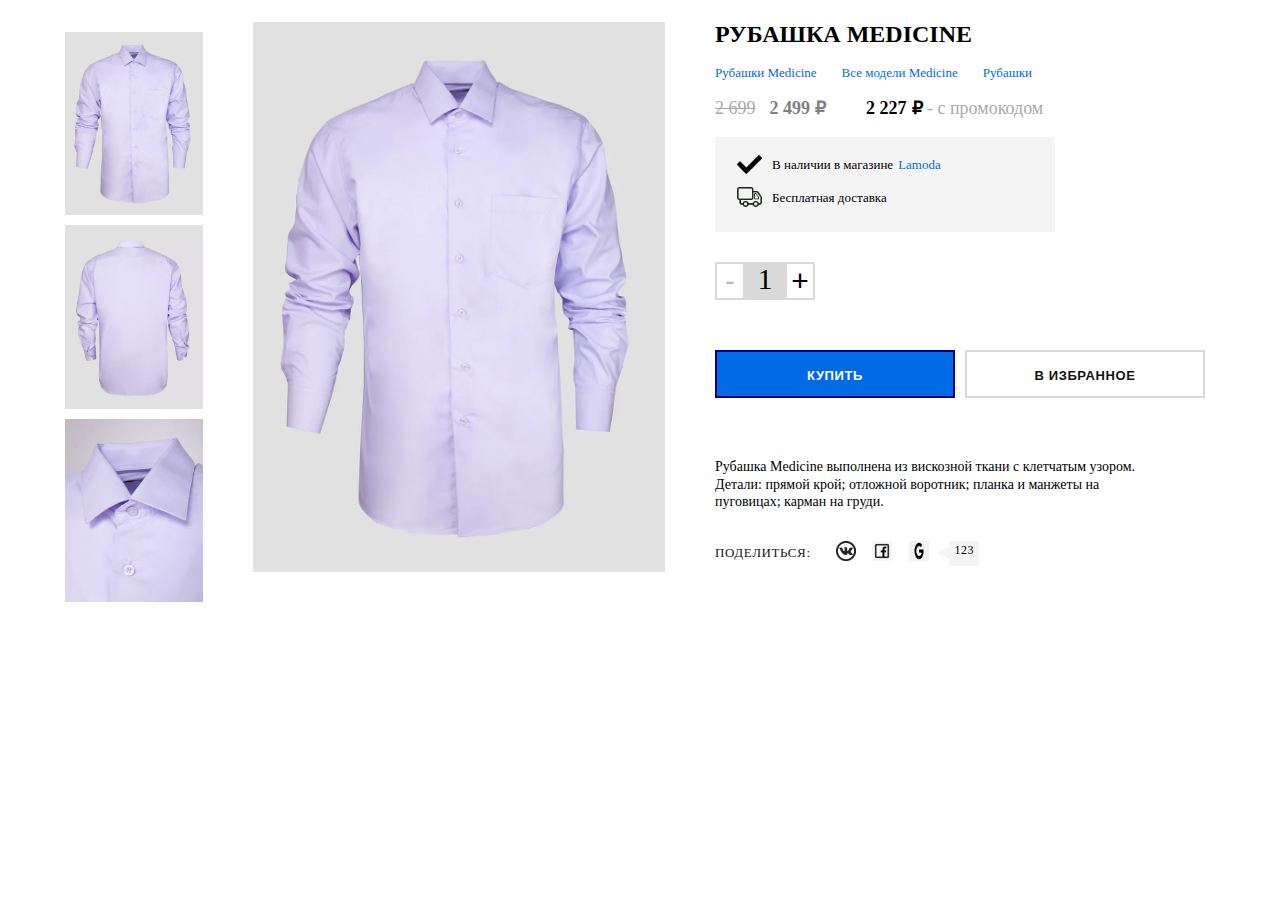
<file: task 2.2/index.html>
<!DOCTYPE html>
<html lang="ru">
  <head>
    <meta charset="utf-8">
    <link href="styles/style.css" rel="stylesheet" type="text/css">
    <script src="https://ajax.googleapis.com/ajax/libs/jquery/2.2.0/jquery.min.js"></script>
    <script src="script/notify.js"></script>
    <script src="script/zoom.js"></script>
    <script type="text/javascript">
        jQuery(document).ready(function() {
            let buttonPlus = document.getElementById("buttonPlus");
            let buttonMinus = document.getElementById("buttonMinus");
            let count = document.getElementById("textCounter");
            let buttonBuy = document.getElementById("buttonBuy");
            let number = 1;

            buttonPlus.onclick = function() {
                if (number == 1) {
                        $('.button__counter-minus').css('color', 'black');
                        buttonMinus.disabled = false;
                    }
                number++;
                count.innerHTML = number;
            }
            
            buttonMinus.onclick = function() {
                number--;
                count.innerHTML = number;
                if (number == 1) {
                    $('.button__counter-minus').css('color', 'gray');
                    buttonMinus.disabled = true;
                }
            }
            
            buttonBuy.onclick = function() {
                var inBasket = "В корзину добавлено " + number + " товаров(-а)!";
                $.notify(inBasket, {
                    globalPosition: "top right",
                    className: "success"
                });
            }
        });
      </script>
    <title>Trial assignments</title>
  </head>
  <body>
      <div class="layout">
          <div class="product">
          <div class="product__preview">
              <div class="group__picture">
                    <img src="img/first.png" alt="" onmouseover="setZoomImage('zoom', 'img/first.png')"/> 
                    <img src="img/second.webp" alt="" onmouseover="setZoomImage('zoom', 'img/second.webp')"/> 
                    <img src="img/third.webp" alt="" onmouseover="setZoomImage('zoom', 'img/third.webp')"/>
              </div>
              <div class="zoom__picture">
                  <img src="img/first.png" alt="" id="zoom"/> 
            </div>
          </div>
          <div class="product__description">
           <h2>рубашка Medicine</h2>
           <div class="product__tags">
            <ul>
             <li><a href ="#">Рубашки Medicine</a></li>
             <li><a href ="#">Все модели Medicine</a></li>
             <li><a href ="#">Рубашки</a></li>
            </ul>
           </div>
           <div class="product__price">
              <div class="product__price-actual">
                  <span class="product__price-old">2 699</span>
                  <span class="product__price-new price">2 499</span>
               </div>
              <div class="product__price-discount">
                  <span class="product__price-discount-cost price">2 227</span>
                  <span class="product__price-discount-text">- с промокодом</span>
               </div>
           </div>
           <div class="product__info">
               <div class="product__info-item">
                   <img src="logo/accept.png" alt="#"/>
                    В наличии в магазине<a href="#">Lamoda </a>
               </div>
               <div class="product__info-item">
                   <img src="logo/delivery.png" alt="#"/>
                   Бесплатная доставка
               </div>
           </div>
              <div class="button__counter">
                   <input type="button" class="button__counter-minus" id="buttonMinus" disabled value="-"></button>
                   <span class="text__counter" id="textCounter">1</span>
                   <input type="button" class="button__counter-plus" id="buttonPlus" value="+"></button>
               </div>
           <div class="product__action">
               <button class="action__button action__button_blue" id="buttonBuy">Купить</button>
               <button class="action__button">в избранное</button>
              </div>
              <div class ="product__text">
              <p>Рубашка Medicine выполнена из вискозной ткани с клетчатым узором.
                 Детали: прямой крой; отложной воротник; планка и манжеты на
                пуговицах; карман на груди.
             </p>
          </div>
              <div class="product__share">
                  <span class="product__share-title">Поделиться:</span>
                  <div class="product__share-list">
                      <a href="#">
                          <img src="logo/vk.png" alt="vk">
                      </a>
                      <a href="#">
                          <img src="logo/facebook.png" alt="fb">
                      </a>
                      <a href="#">
                          <img src="logo/google.png" alt="google">
                      </a>
                  </div>
                  <div id="product__share-count">
                      <span class="product__share-count-text">123</span>
                  </div>
                  </div>
              </div>
          </div>
      </div>
  </body>
</html>
</file>
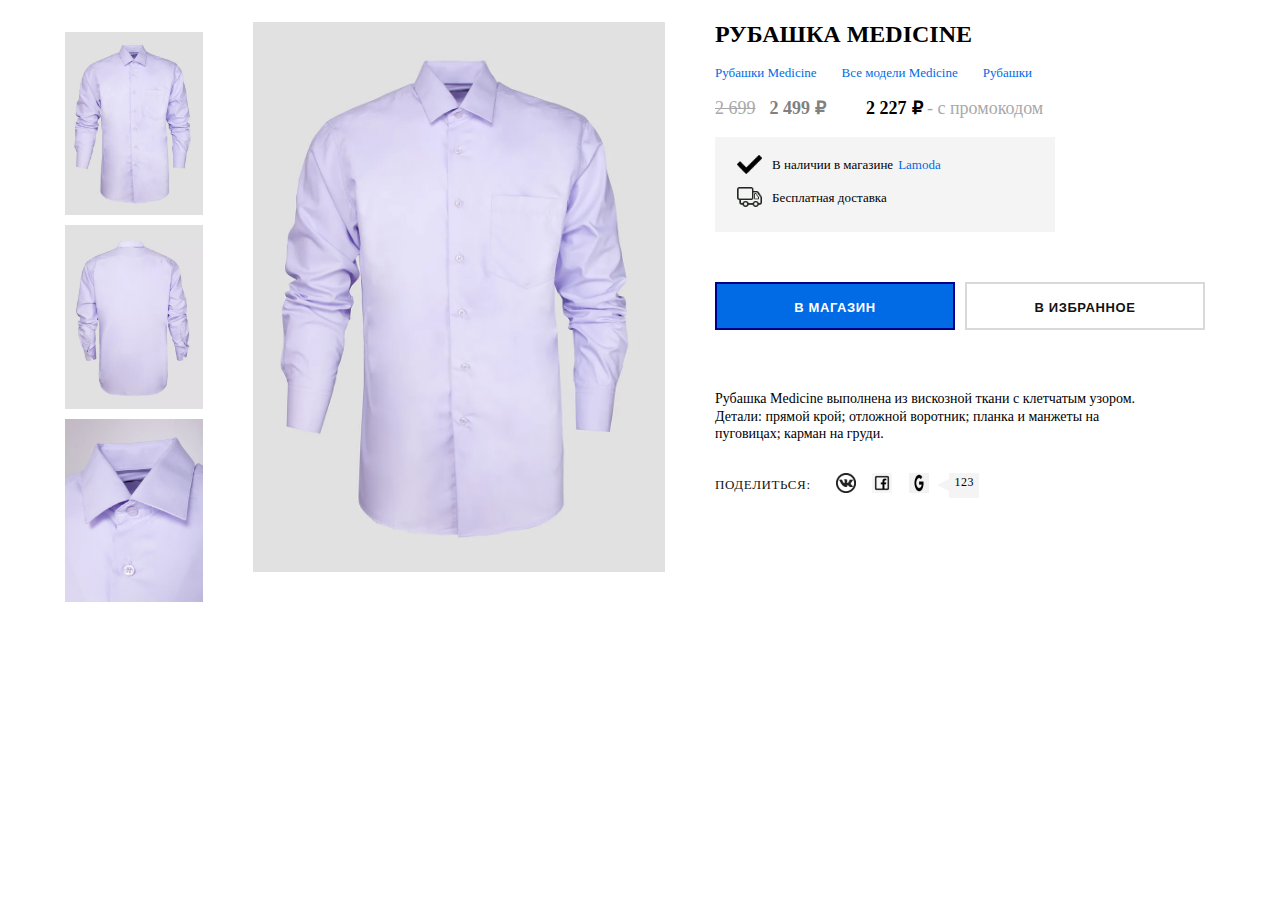
<file: task 2/index.html>
<!DOCTYPE html>
<html lang="ru">
  <head>
    <meta charset="utf-8">
    <link href="styles/style.css" rel="stylesheet" type="text/css">
    <script src="script/zoom.js"></script>
    <title>Trial assignments</title>
  </head>
  <body>
      <div class="layout">
          <div class="product">
          <div class="product__preview">
              <div class="group__picture">
                    <img src="img/first.png" alt="" onmouseover="setZoomImage('zoom', 'img/first.png')"/> 
                    <img src="img/second.webp" alt="" onmouseover="setZoomImage('zoom', 'img/second.webp')"/> 
                    <img src="img/third.webp" alt="" onmouseover="setZoomImage('zoom', 'img/third.webp')"/>
              </div>
              <div class="zoom__picture">
                  <img src="img/first.png" alt="" id="zoom"/> 
            </div>
          </div>
          <div class="product__description">
           <h2>рубашка Medicine</h2>
           <div class="product__tags">
            <ul>
             <li><a href ="#">Рубашки Medicine</a></li>
             <li><a href ="#">Все модели Medicine</a></li>
             <li><a href ="#">Рубашки</a></li>
            </ul>
           </div>
           <div class="product__price">
              <div class="product__price-actual">
                  <span class="product__price-old">2 699</span>
                  <span class="product__price-new price">2 499</span>
               </div>
              <div class="product__price-discount">
                  <span class="product__price-discount-cost price">2 227</span>
                  <span class="product__price-discount-text">- с промокодом</span>
               </div>
           </div>
           <div class="product__info">
               <div class="product__info-item">
                   <img src="logo/accept.png" alt="#"/>
                    В наличии в магазине<a href="#">Lamoda </a>
               </div>
               <div class="product__info-item">
                   <img src="logo/delivery.png" alt="#"/>
                   Бесплатная доставка
               </div>
           </div>
           <div class="product__action">
               <button class="action__button action__button_blue">в магазин</button>
               <button class="action__button">в избранное</button>
              </div>
              <div class ="product__text">
              <p>Рубашка Medicine выполнена из вискозной ткани с клетчатым узором.
                 Детали: прямой крой; отложной воротник; планка и манжеты на
                пуговицах; карман на груди.
             </p>
          </div>
              <div class="product__share">
                  <span class="product__share-title">Поделиться:</span>
                  <div class="product__share-list">
                      <a href="#">
                          <img src="logo/vk.png" alt="vk">
                      </a>
                      <a href="#">
                          <img src="logo/facebook.png" alt="fb">
                      </a>
                      <a href="#">
                          <img src="logo/google.png" alt="google">
                      </a>
                  </div>
                  <div id="product__share-count">
                      <span class="product__share-count-text">123</span>
                  </div>
                  </div>
              </div>
          </div>
      </div>
    </div>
  </body>
</html>
</file>
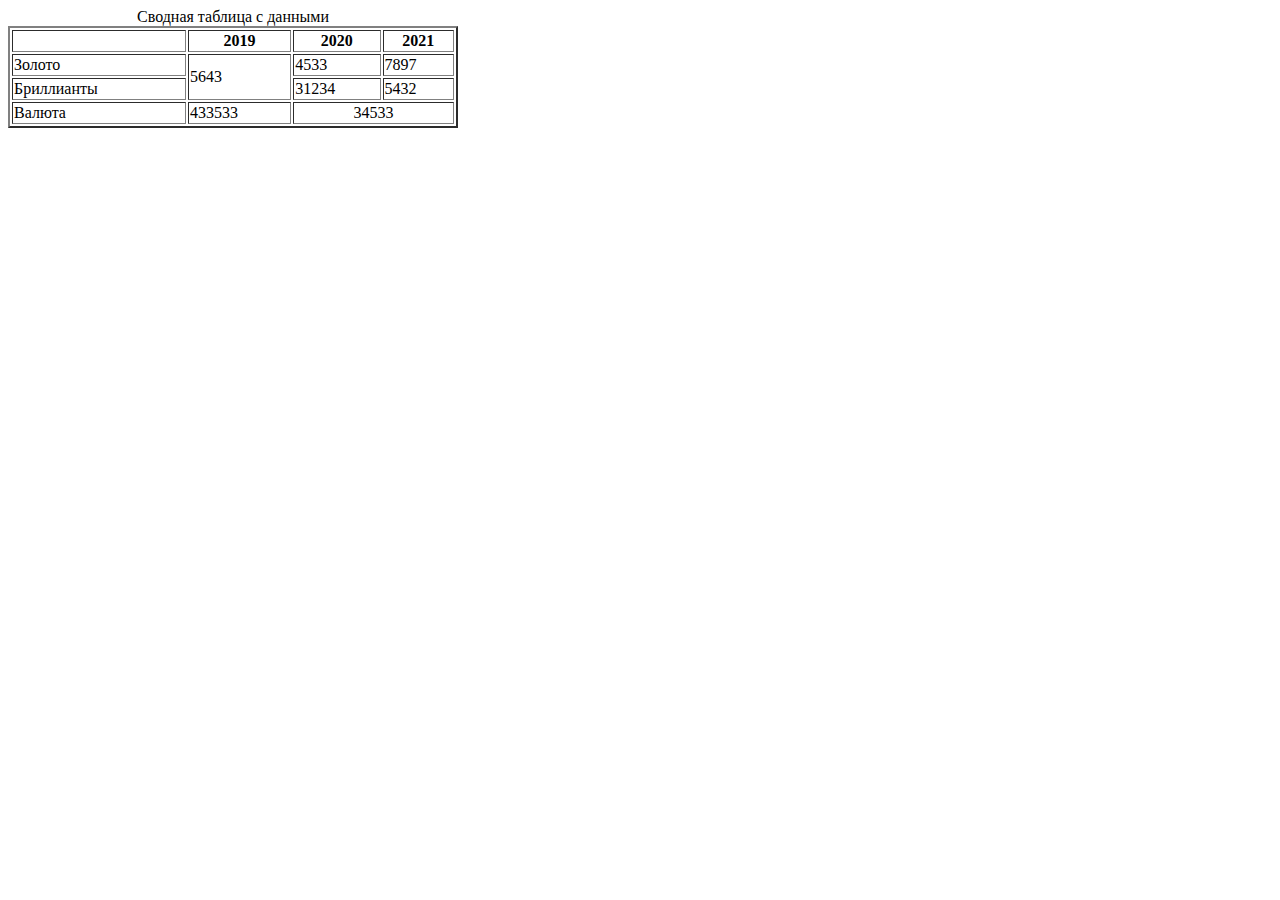
<file: first.html>
<!DOCTYPE HTML>
<html>
 <head>
  <meta charset="utf-8">
  <title>Итого</title>
 </head>
 <body>
  <section>
   <table border="2" width="450">
    <caption>Сводная таблица с данными</caption>
     <tr>
      <th></th>
      <th>2019</th>
      <th>2020</th>
      <th>2021</th>
     </tr>
     <tr><td>Золото</td><td rowspan="2">5643</td><td>4533</td><td>7897</td></tr>
     <tr><td>Бриллианты</td><td>31234</td><td>5432</td></tr>
     <tr><td>Валюта</td><td>433533</td><td colspan="2" align="middle">34533</td></tr>
    </table>
  </section>
 </body>
</html>
</file>
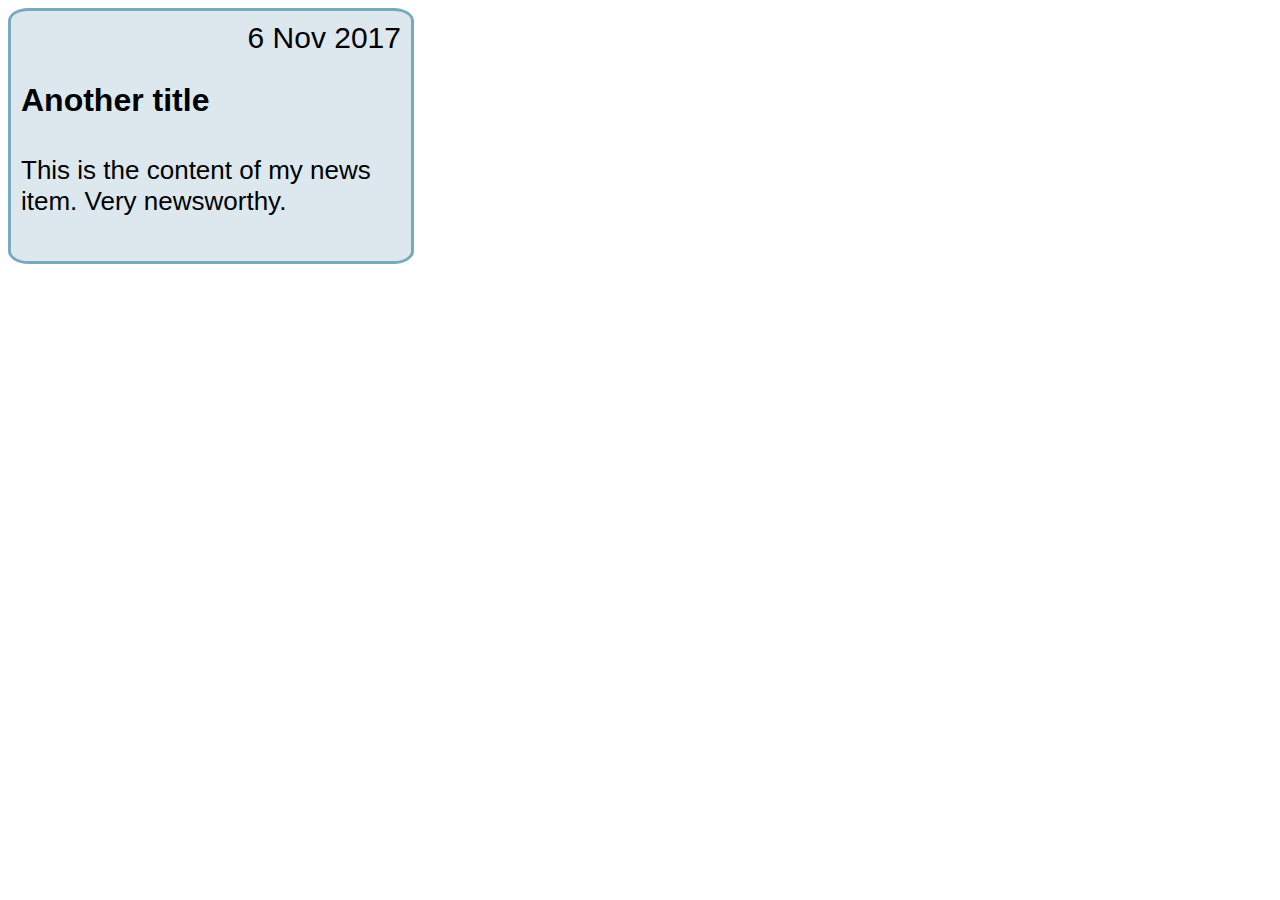
<file: fourth_one.html>
<!DOCTYPE html>
<html lang="ru">
  <head>
    <meta charset="utf-8">
    <link href="styles/style_fourth.css" rel="stylesheet" type="text/css">
    <title>Cards</title>
  </head>
  <body>
      <div class="card">
          <p class="time"><time datetime="2017-11-06">6 Nov 2017</time></p>
          <h2>Another title</h2>
          <p class="text">This is the content of my news item. Very newsworthy.</p>
      </div>
  </body>
</html>
</file>
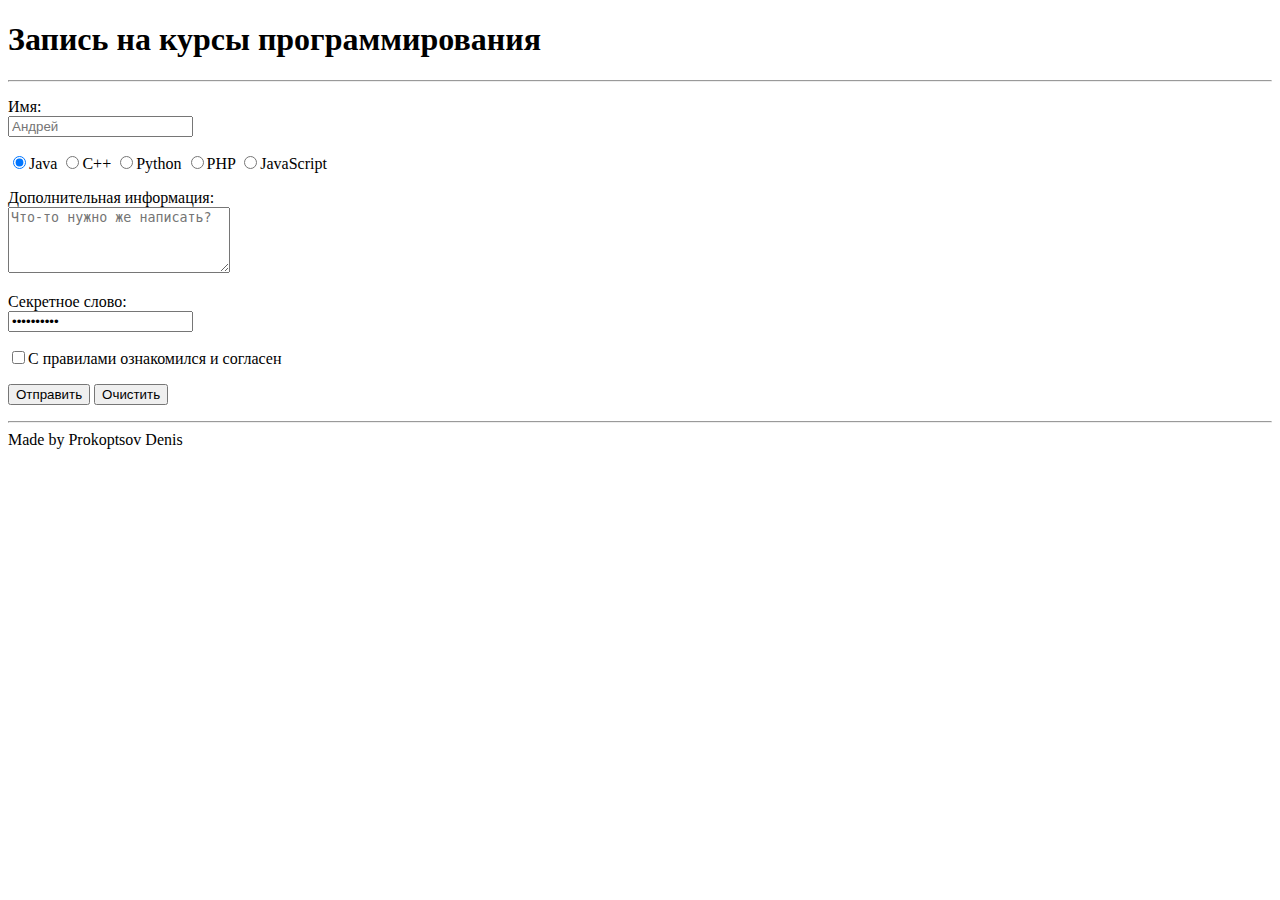
<file: second.html>
<!DOCTYPE html>
<html lang="ru">
  <head>
    <meta charset="utf-8">
    <title>Banana's Brain</title>
  </head>
  <body>
    <header>
      <h1>Запись на курсы программирования</h1><hr>
    </header>
    <main>
      <section>
          <p>Имя:<br>
          <input type="text" size="20" placeholder="Андрей">
          </p>
      </section>
        <section>
            <p>
            <input type="radio" name="lang" checked>Java
            <input type="radio" name="lang">C++
            <input type="radio" name="lang">Python
            <input type="radio" name="lang">PHP
            <input type="radio" name="lang">JavaScript
            </p>
        </section>
        <section>
            <p>Дополнительная информация:<br>
                <textarea cols="25" rows="4" placeholder="Что-то нужно же написать?"></textarea></p>
            </p>
        </section>
        <section>
            <p>Секретное слово:<br>
                <input type="password" value="1234567890">
      </section>
      <section>
          <p>
          <input type="checkbox">С правилами ознакомился и согласен
        </p>
      </section>
      <section>
          <p>
          <input type="submit" value="Отправить">
          <input type="reset" value="Очистить">
          </p>
      </section>
    </main>
    <footer>
      <hr>Made by Prokoptsov Denis
    </footer>
  </body>
</html>
</file>
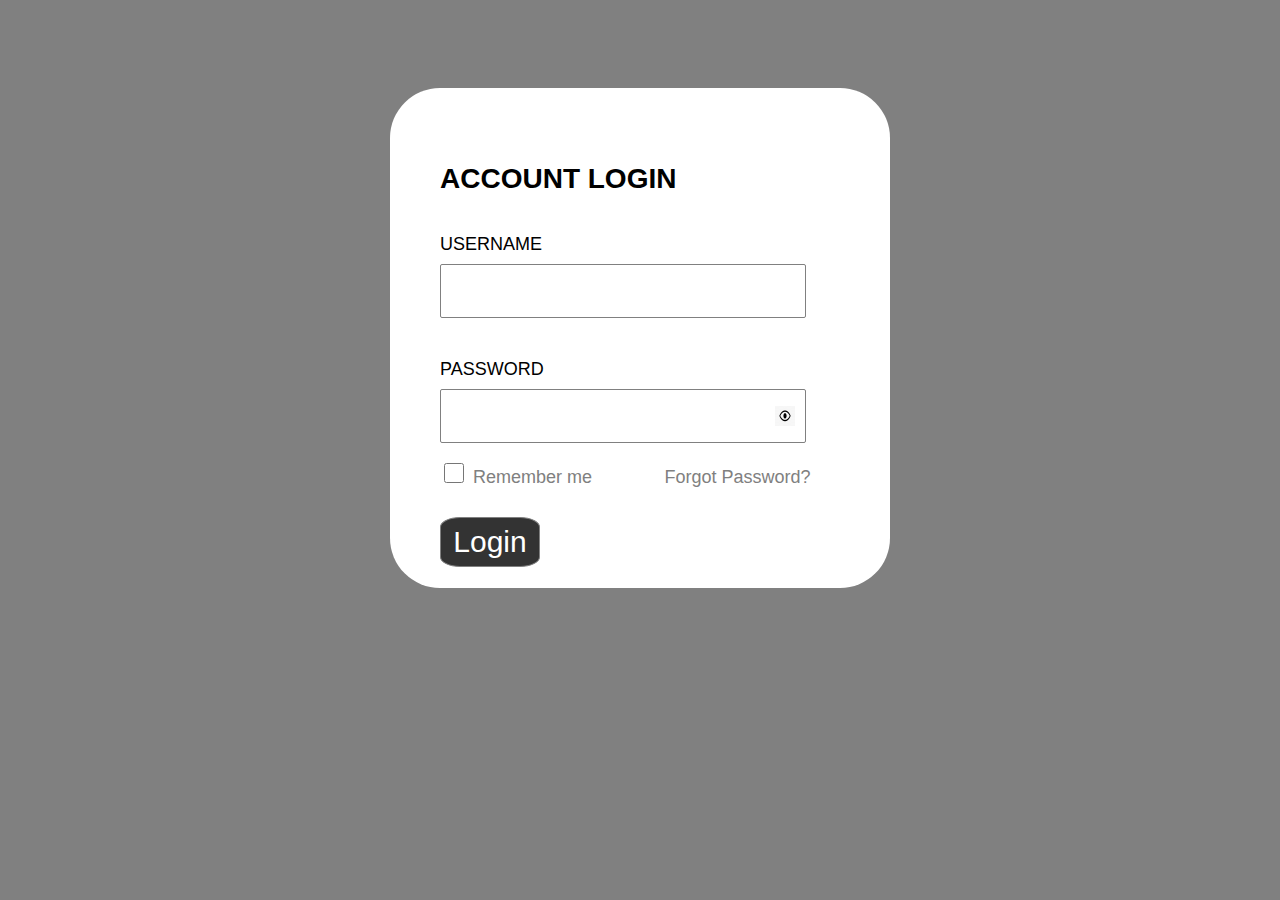
<file: third.html>
<!DOCTYPE html>
<html lang="ru">
  <head>
    <meta charset="utf-8">
    <title>Authorizaton</title>
    <link href="styles/style.css" rel="stylesheet" type="text/css">
    <script src="scripts/password.js"></script>
  </head>
  <body>
   <div class="auth">
       <h1>Account Login</h1>
       <div class="form">
           username<br>
           <input type="text">
        </div>
       <div class="form">
           <br>password<br>
           <input type="password" id="password-input">
           <a href="#" class="password-symbol" onclick="return setVisibility(this);"></a>
        </div>
       <div class="form">
           <input type="checkbox"><span>Remember me</span>
           <a href="#"><span>Forgot Password?</span></a>
       </div>
       <div class="form">
           <input type="submit" value="Login">
       </div>
   </div>
  </body>
</html>
</file>
<file: task 2.2/styles/style.css>
*, *:before, *:after {
    padding: 0;
    margin: 0;
    border: 0;
    box-sizing: border-box;
}

body {
    font: 1.65rem/1.2 Circe, sans-sefif;
    font-family: "Circe";
    height: 100%;
    width: 100%;
    font-size: 16px;
    line-height: 1;
}

div {
    display: block;
}

h2 {
    font: 24px 700;
    text-transform: uppercase;
}

ul, li {
    list-style-type: none;
}

a {
    color: #006be5;
    text-decoration: none;
}

.layout {
    max-width: 1150px;
    padding: 22px 0 70px 0;
    margin: 0 auto;
}

.product {
    display: flex;
    justify-content: space-between;
}

.product__preview {
    display: flex;
}

.group__picture {
    display: block;
    margin-right: 50px;
}

.group__picture img {
    margin-top: 10px;
    display: block;
    width: 100%;
    max-width: 300px;
    overflow: hidden;
}

.zoom__picture {
    margin-right: 50px;
    position: relative;
    overflow: hidden;
}

.zoom__picture img {
    width: 100%;
    height: auto;
}

.product__categories {
    margin-top: 15px;
}

.product__tags {
    display: flex;
}

.product__tags ul {
    display: flex;
    color: #006be5;
    font-size: 13px;
    font-weight: 300;
    margin-top: 20px;
}

.product__tags li {
    margin-right: 25px;
}

.product__price {
    margin-top: 20px;
    display: flex;
    align-items: center;
}

.product__price-old {
    font-size: 18px;
    color: darkgray;
    text-decoration: line-through;
    font-weight: 400;
    margin: 0 10px 0 0; 
}

.product__price-new {
    font-size: 18px;
    font-weight: 600;
    color: gray;
    margin-right: 40px;
}

.product__price-discount {
    font-size: 18px;
}

.product__price-discount-cost {
    font-weight: 600;
}

.product__price-discount-text {
    color: darkgray;
    font-weight: 400;
}

.price::after {
    padding-left: 5px;
    content: "₽";
}

.product__info {
    background: #f4f4f4;
    font-size: 13px;
    padding: 15px 22px;
    margin-top: 20px;
    max-width: 340px;
}

.product__info-item {
    display: flex;
    align-items: center;
    margin-bottom: 10px;
}

.product__info-item img {
    width: 35px;
    padding-right: 10px;
}

.product__info-item a {
    padding-left: 5px;
}

.product__action {
    display: flex;
    margin-top: 50px;
}

.button__counter {
    display: inline-flex;
    margin-top: 30px;
    font-size: 30px;
}


.button__counter span {
    width: 40px;
    text-align: center;
    border-top: 2px solid #d9d9d9;
    border-bottom: 2px solid #d9d9d9;
    background: #d9d9d9;
}

.button__counter input[type=button] {
    display: inline-block;
    font-size: 30px;
    width: 30px;
    border: 2px solid #d9d9d9;
    background: #fff;
    border-radius: 1px;
    cursor: pointer;
}

.action__button {
    display: inline-block;
    cursor: pointer;
    color: #131313;
    background: #ffffff;
    border: 2px solid #d9d9d9;
    padding: 0 15px;
    height: 48px;
    line-height: 48px;
    font-size: 13px;
    font-weight: 700;
    text-transform: uppercase;
    min-width: 240px;
    letter-spacing: 0.6px;
    margin-right: 10px;
}

.action__button_blue {
    color: #fff;
    background: #006be5;
    border: 2px solid darkblue;
}

.product__text {
    margin-top: 60px;
}

.product__text p {
    white-space: pre-line;
    line-height: 1.25;
    font-size: 14px;
}

.product__share {
    display: flex;
    margin-top: 30px;
    align-items: center;
    text-transform: uppercase;
    letter-spacing: 0.6px;
    font-size: 13px;
    font-weight: 400;
    line-height: 18px;
    color: black;
}

.product__share-title {
    color: #131313;
    margin-right: 25px;
}

.product__share-list {
    
}

.product__share-list img {
    width: 20px;
}

a + a {
    margin-left: 13px;
}

#product__share-count {
    text-align: center;
    margin-left: 20px;
    width: 30px;
    height: 25px;
    background: #f4f4f4;
    position: relative;
    border-radius: 1px;
}
#product__share-count:before {
    content: "";
    width: 0;
    height: 0;
    right: 100%;
    top: 6px;
    position: absolute;
    border-top: 6px solid transparent;
    border-right: 12px solid #f4f4f4;
    border-bottom: 6px solid transparent;
}

.product__share-count-text {
    font-size: 12px;
}
</file>
<file: task 2/styles/style.css>
*, *:before, *:after {
    padding: 0;
    margin: 0;
    border: 0;
    box-sizing: border-box;
}

body {
    font: 1.65rem/1.2 Circe, sans-sefif;
    font-family: "Circe";
    height: 100%;
    width: 100%;
    font-size: 16px;
    line-height: 1;
}

div {
    display: block;
}

h2 {
    font: 24px 700;
    text-transform: uppercase;
}

ul, li {
    list-style-type: none;
}

a {
    color: #006be5;
    text-decoration: none;
}

.layout {
    max-width: 1150px;
    padding: 22px 0 70px 0;
    margin: 0 auto;
}

.product {
    display: flex;
    justify-content: space-between;
}

.product__preview {
    display: flex;
}

.group__picture {
    display: block;
    margin-right: 50px;
}

.group__picture img {
    margin-top: 10px;
    display: block;
    width: 100%;
    max-width: 300px;
    overflow: hidden;
}

.zoom__picture {
    margin-right: 50px;
    position: relative;
    overflow: hidden;
}

.zoom__picture img {
    width: 100%;
    height: auto;
}

.product__categories {
    margin-top: 15px;
}

.product__tags {
    display: flex;
}

.product__tags ul {
    display: flex;
    color: #006be5;
    font-size: 13px;
    font-weight: 300;
    margin-top: 20px;
}

.product__tags li {
    margin-right: 25px;
}

.product__price {
    margin-top: 20px;
    display: flex;
    align-items: center;
}

.product__price-old {
    font-size: 18px;
    color: darkgray;
    text-decoration: line-through;
    font-weight: 400;
    margin: 0 10px 0 0; 
}

.product__price-new {
    font-size: 18px;
    font-weight: 600;
    color: gray;
    margin-right: 40px;
}

.product__price-discount {
    font-size: 18px;
}

.product__price-discount-cost {
    font-weight: 600;
}

.product__price-discount-text {
    color: darkgray;
    font-weight: 400;
}

.price::after {
    padding-left: 5px;
    content: "₽";
}

.product__info {
    background: #f4f4f4;
    font-size: 13px;
    padding: 15px 22px;
    margin-top: 20px;
    max-width: 340px;
}

.product__info-item {
    display: flex;
    align-items: center;
    margin-bottom: 10px;
}

.product__info-item img {
    width: 35px;
    padding-right: 10px;
}

.product__info-item a {
    padding-left: 5px;
}

.product__action {
    display: flex;
    margin-top: 50px;
}

.action__button {
    display: inline-block;
    color: #131313;
    background: #ffffff;
    border: 2px solid #d9d9d9;
    padding: 0 15px;
    height: 48px;
    line-height: 48px;
    font-size: 13px;
    font-weight: 700;
    text-transform: uppercase;
    min-width: 240px;
    letter-spacing: 0.6px;
    margin-right: 10px;
}

.action__button_blue {
    color: #fff;
    background: #006be5;
    border: 2px solid darkblue;
}

.product__text {
    margin-top: 60px;
}

.product__text p {
    white-space: pre-line;
    line-height: 1.25;
    font-size: 14px;
}

.product__share {
    display: flex;
    margin-top: 30px;
    align-items: center;
    text-transform: uppercase;
    letter-spacing: 0.6px;
    font-size: 13px;
    font-weight: 400;
    line-height: 18px;
    color: black;
}

.product__share-title {
    color: #131313;
    margin-right: 25px;
}

.product__share-list {
    
}

.product__share-list img {
    width: 20px;
}

a + a {
    margin-left: 13px;
}

#product__share-count {
    text-align: center;
    margin-left: 20px;
    width: 30px;
    height: 25px;
    background: #f4f4f4;
    position: relative;
    border-radius: 1px;
}
#product__share-count:before {
    content: "";
    width: 0;
    height: 0;
    right: 100%;
    top: 6px;
    position: absolute;
    border-top: 6px solid transparent;
    border-right: 12px solid #f4f4f4;
    border-bottom: 6px solid transparent;
}

.product__share-count-text {
    font-size: 12px;
}
</file>
<file: styles/style_fourth.css>
.card {
    width: 400px;
    height: 250px;
    background-color: rgb(220, 232, 238);
    border: solid;
    border-color: rgb(120, 170, 190);
    border-radius: 5%;
}

p {
    font-family: "Arial";
    font-size: 30px;
    margin: 0 0 0 0;
}

p.time {
    text-align: right;
    padding: 10px 10px 0px 0;
}

h2 {
    font-family: "Arial";
    padding: 0 0 0 10px;
    font-size: 32px;
    font-weight: 750;
}

p.text {
    padding: 10px 0 0 10px;
    font-size: 26px;
}
</file>
<file: styles/style.css>
body {
    background: gray;
    font-family: "Arial";
}

.auth {
    width: 500px; 
    height: 500px;
    margin: 7% auto;
    background: white;
    border-radius: 10%;
    border-style: none;
}

.auth h1 {
    font-size: 28px;
    padding: 15% 0 20px 10%;
    text-transform: uppercase;
}
.form {
    margin: 0px 0 20px 10%;
    text-align: left;
    text-transform: uppercase;
    font-size: 18px;
}

input {
  margin-top: 2%;
  border: 1px solid gray;
  border-radius: 2px;
  width: 80%;
  height: 50px;
  font-size: 30px;
}

input[type=password] {
  margin-top: %;
}

input[type=checkbox] {
    margin-top: 0%;
    width: 20px;
    height: 20px;
}

input[type=submit] {
    width: 100px;
    height: 50px;
    background-color: rgb(51, 51,51);
    color: white;
    border-radius: 20%;
}

.form span {
    color: gray;
    padding-left: 6px; 
    text-transform: none;
}

.form a {
    text-decoration: none;
}

.form a span {
    padding: 0 0 0 15%;
}

a.password-symbol {
    position: relative;
    right: 8%;
	display: inline-block;
	width: 20px;
	height: 20px;
    background: url(../img/opened.png) 0 0 no-repeat;
}

.password-symbol.view {
	background: url(../img/close.png) 0 0 no-repeat;
}
</file>
